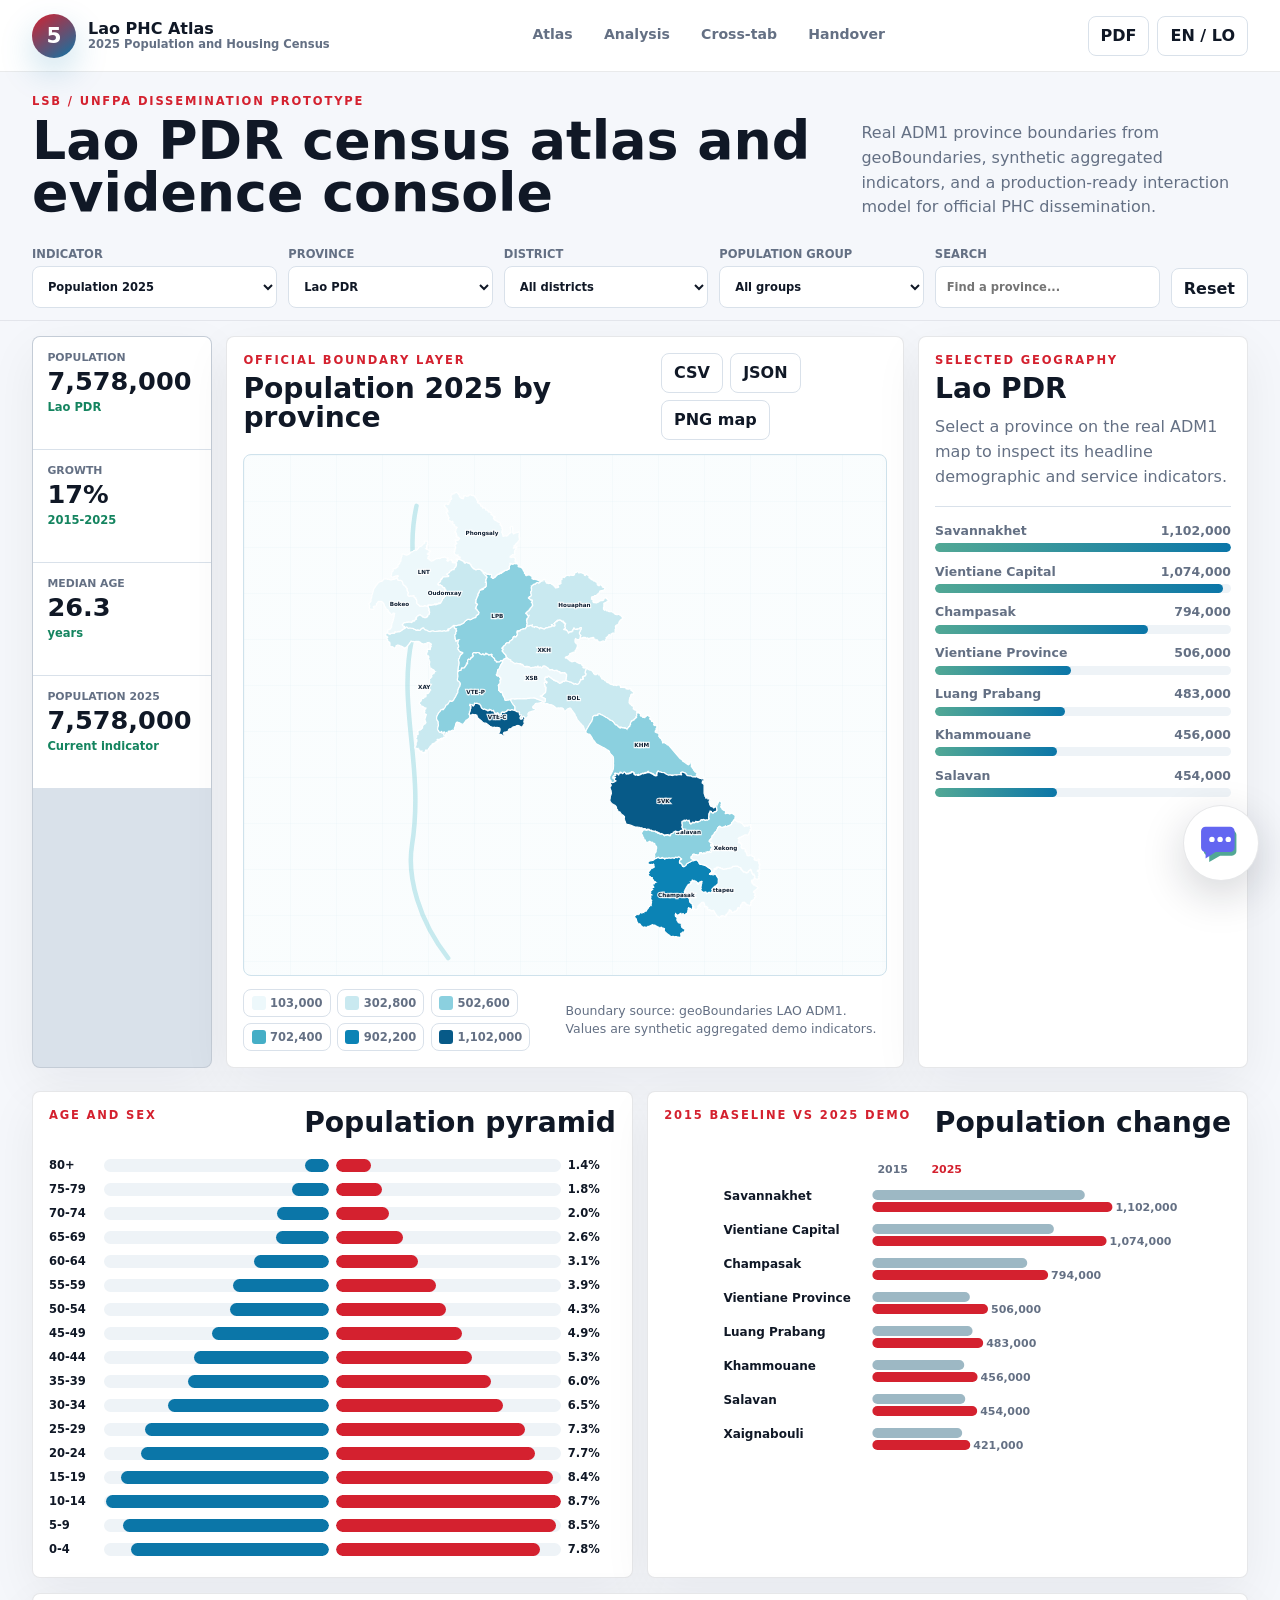
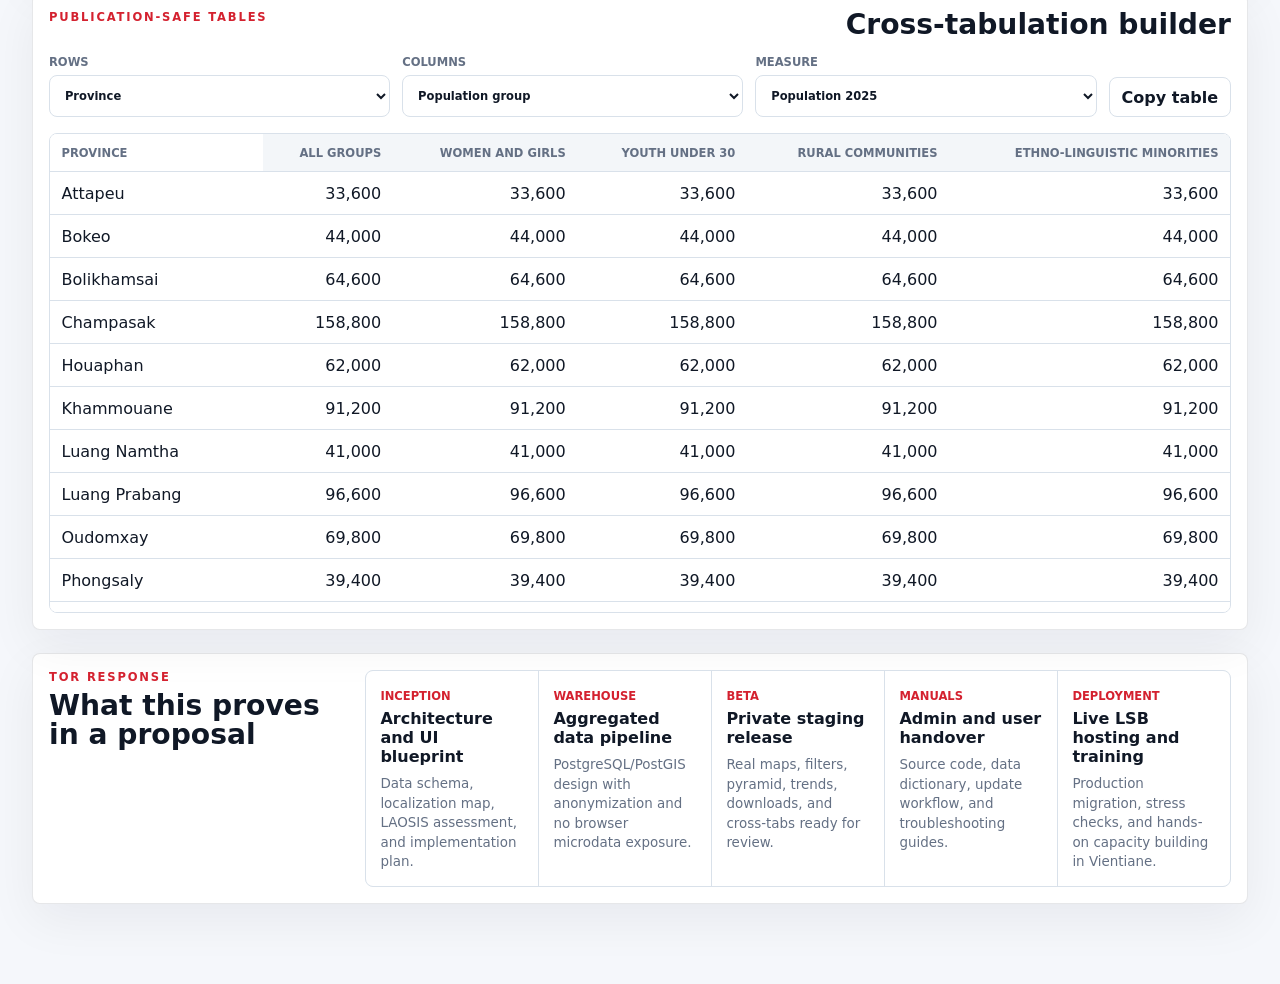
<file: index.html>
<!doctype html>
<html lang="en">
  <head>
    <meta charset="UTF-8" />
    <meta name="viewport" content="width=device-width, initial-scale=1.0" />
    <title>Lao PDR Census Atlas Prototype</title>
    <meta
      name="description"
      content="Map-first interactive prototype for the Lao PDR 2025 Population and Housing Census online dissemination dashboard."
    />
    <link rel="icon" href="./favicon.svg" type="image/svg+xml" />
    <link rel="stylesheet" href="./styles.css" />
  </head>
  <body>
    <div class="atlas-shell">
      <header class="atlas-topbar">
        <a class="brand" href="#atlas" aria-label="Lao PHC Atlas home">
          <span class="brand-mark" aria-hidden="true">5</span>
          <span>
            <strong>Lao PHC Atlas</strong>
            <em>2025 Population and Housing Census</em>
          </span>
        </a>

        <nav class="nav-tabs" aria-label="Dashboard sections">
          <a href="#atlas">Atlas</a>
          <a href="#analysis">Analysis</a>
          <a href="#crosstab">Cross-tab</a>
          <a href="#handover">Handover</a>
        </nav>

        <div class="top-actions">
          <button id="printBtn" type="button">PDF</button>
          <button id="langToggle" type="button">EN / LO</button>
        </div>
      </header>

      <main>
        <section class="atlas-head" id="atlas">
          <div>
            <p class="overline">LSB / UNFPA dissemination prototype</p>
            <h1>Lao PDR census atlas and evidence console</h1>
          </div>
          <p>
            Real ADM1 province boundaries from geoBoundaries, synthetic aggregated indicators,
            and a production-ready interaction model for official PHC dissemination.
          </p>
        </section>

        <section class="control-ribbon" aria-label="Census filters">
          <label>
            Indicator
            <select id="indicatorSelect"></select>
          </label>
          <label>
            Province
            <select id="provinceSelect"></select>
          </label>
          <label>
            District
            <select id="districtSelect"></select>
          </label>
          <label>
            Population group
            <select id="groupSelect">
              <option value="all">All groups</option>
              <option value="female">Women and girls</option>
              <option value="youth">Youth under 30</option>
              <option value="rural">Rural communities</option>
              <option value="ethnic">Ethno-linguistic minorities</option>
            </select>
          </label>
          <label>
            Search
            <input id="searchInput" type="search" placeholder="Find a province..." />
          </label>
          <button id="resetBtn" type="button">Reset</button>
        </section>

        <section class="atlas-workspace">
          <aside class="metric-rail" id="metricRail" aria-label="Headline indicators"></aside>

          <section class="map-stage" aria-label="Interactive real Lao PDR province map">
            <div class="map-toolbar">
              <div>
                <p class="overline">Official boundary layer</p>
                <h2 id="mapTitle">Province map</h2>
              </div>
              <div class="toolbar-actions">
                <button id="downloadCsvBtn" type="button">CSV</button>
                <button id="downloadJsonBtn" type="button">JSON</button>
                <button id="downloadMapPngBtn" type="button">PNG map</button>
              </div>
            </div>
            <div class="map-canvas">
              <svg id="laoMap" viewBox="0 0 760 920" role="img" aria-label="Lao PDR ADM1 choropleth map"></svg>
            </div>
            <div class="map-footer">
              <div id="mapLegend" class="legend"></div>
              <p>Boundary source: geoBoundaries LAO ADM1. Values are synthetic aggregated demo indicators.</p>
            </div>
          </section>

          <aside class="province-inspector">
            <div class="inspector-main">
              <p class="overline">Selected geography</p>
              <h2 id="selectedName">Lao PDR</h2>
              <p id="selectedNarrative">Select a province on the map to inspect headline census indicators.</p>
            </div>
            <div id="rankList" class="rank-list"></div>
          </aside>
        </section>

        <section class="analysis-board" id="analysis">
          <article>
            <div class="section-title">
              <p class="overline">Age and sex</p>
              <h2>Population pyramid</h2>
            </div>
            <div id="pyramidChart" class="pyramid-chart"></div>
          </article>

          <article>
            <div class="section-title">
              <p class="overline">2015 baseline vs 2025 demo</p>
              <h2>Population change</h2>
            </div>
            <div id="trendChart" class="trend-chart"></div>
          </article>

          <article class="wide-panel" id="crosstab">
            <div class="section-title">
              <p class="overline">Publication-safe tables</p>
              <h2>Cross-tabulation builder</h2>
            </div>
            <div class="table-controls">
              <label>
                Rows
                <select id="rowDimSelect"></select>
              </label>
              <label>
                Columns
                <select id="colDimSelect"></select>
              </label>
              <label>
                Measure
                <select id="measureSelect"></select>
              </label>
              <button id="copyTableBtn" type="button">Copy table</button>
            </div>
            <div class="table-wrap">
              <table id="crosstabTable"></table>
            </div>
          </article>
        </section>

        <section class="handover-strip" id="handover">
          <div>
            <p class="overline">TOR response</p>
            <h2>What this proves in a proposal</h2>
          </div>
          <div id="deliveryGrid" class="delivery-grid"></div>
        </section>
      </main>

      <aside class="chat-widget" id="chatWidget" aria-label="Census chat assistant">
        <button class="chat-bubble" id="chatBubble" type="button" aria-expanded="false" aria-label="Open chat">
          <svg viewBox="0 0 64 64" aria-hidden="true">
            <circle cx="32" cy="32" r="30" fill="#fff" />
            <path d="M18 18h26a5 5 0 0 1 5 5v18a5 5 0 0 1-5 5H31l-12 7v-7h-1a5 5 0 0 1-5-5V23a5 5 0 0 1 5-5z" fill="#52a895" />
            <path d="M15 14h27a5 5 0 0 1 5 5v18a5 5 0 0 1-5 5H26l-11 7v-7a5 5 0 0 1-5-5V19a5 5 0 0 1 5-5z" fill="#6366f1" />
            <circle cx="22" cy="28" r="3" fill="#fff" />
            <circle cx="31" cy="28" r="3" fill="#fff" />
            <circle cx="40" cy="28" r="3" fill="#fff" />
          </svg>
        </button>

        <section class="chat-panel" aria-live="polite">
          <header class="chat-header">
            <div>
              <svg viewBox="0 0 32 32" aria-hidden="true">
                <path d="M6 7h15a3 3 0 0 1 3 3v10a3 3 0 0 1-3 3h-8l-7 4v-4a3 3 0 0 1-3-3V10a3 3 0 0 1 3-3z" fill="#6366f1" />
                <circle cx="10" cy="15" r="1.5" fill="#fff" />
                <circle cx="15" cy="15" r="1.5" fill="#fff" />
                <circle cx="20" cy="15" r="1.5" fill="#fff" />
              </svg>
              <strong>Chat</strong>
            </div>
            <button id="chatClose" type="button" aria-label="Close chat">x</button>
          </header>

          <div class="chat-empty">
            <h2>Ask me anything about your report!</h2>
            <p>Answers reflect your current filters and selected geography. If you change the map or filters, my answers change too.</p>
          </div>

          <div class="quick-prompts" id="quickPrompts"></div>
          <div class="messages" id="messages"></div>

          <form class="chat-form" id="assistantForm">
            <input id="assistantInput" type="text" autocomplete="off" placeholder="Ask anything..." />
            <button type="submit" aria-label="Send message">↑</button>
          </form>
          <p class="chat-disclaimer">Prototype AI can make mistakes. Please check important information.</p>
        </section>
      </aside>
    </div>

    <script src="./app.js"></script>
  </body>
</html>
</file>
<file: styles.css>
:root {
  --ink: #101826;
  --muted: #647084;
  --line: #d9e1ea;
  --paper: #ffffff;
  --canvas: #f5f7fb;
  --panel: #ffffff;
  --red: #d4212f;
  --blue: #0b76a8;
  --teal: #52a895;
  --indigo: #6366f1;
  --amber: #f5b642;
  --green: #14845f;
  --shadow: 0 22px 70px rgba(17, 24, 39, 0.1);
  --radius: 8px;
}

* {
  box-sizing: border-box;
}

html {
  scroll-behavior: smooth;
}

body {
  margin: 0;
  color: var(--ink);
  background: var(--canvas);
  font-family: Inter, ui-sans-serif, system-ui, -apple-system, BlinkMacSystemFont, "Segoe UI", sans-serif;
}

button,
input,
select {
  font: inherit;
}

button {
  cursor: pointer;
}

.atlas-shell {
  min-height: 100vh;
}

.atlas-topbar {
  position: sticky;
  top: 0;
  z-index: 50;
  display: grid;
  grid-template-columns: auto 1fr auto;
  align-items: center;
  gap: 1.2rem;
  min-height: 72px;
  padding: 0.78rem clamp(1rem, 3vw, 2rem);
  background: rgba(255, 255, 255, 0.94);
  border-bottom: 1px solid rgba(16, 24, 38, 0.09);
  backdrop-filter: blur(18px);
}

.brand {
  display: inline-flex;
  align-items: center;
  gap: 0.75rem;
  color: var(--ink);
  text-decoration: none;
}

.brand-mark {
  display: grid;
  place-items: center;
  width: 44px;
  height: 44px;
  color: #fff;
  background: linear-gradient(145deg, var(--red), var(--blue));
  border-radius: 50%;
  font-size: 1.35rem;
  font-weight: 900;
  box-shadow: 0 14px 34px rgba(11, 118, 168, 0.22);
}

.brand strong,
.brand em {
  display: block;
  line-height: 1.05;
}

.brand strong {
  font-size: 1rem;
}

.brand em {
  color: var(--muted);
  font-size: 0.72rem;
  font-style: normal;
  font-weight: 750;
}

.nav-tabs {
  display: flex;
  justify-content: center;
  gap: 0.25rem;
}

.nav-tabs a {
  min-height: 38px;
  padding: 0.62rem 0.85rem;
  color: var(--muted);
  border-radius: var(--radius);
  font-size: 0.88rem;
  font-weight: 850;
  text-decoration: none;
}

.nav-tabs a:hover {
  color: var(--ink);
  background: #eef3f7;
}

.top-actions {
  display: flex;
  gap: 0.5rem;
}

.top-actions button,
.control-ribbon button,
.toolbar-actions button,
.table-controls button {
  min-height: 40px;
  border: 1px solid var(--line);
  border-radius: var(--radius);
  background: #fff;
  color: var(--ink);
  padding: 0.55rem 0.75rem;
  font-weight: 850;
}

.atlas-head {
  display: grid;
  grid-template-columns: minmax(0, 1fr) minmax(280px, 0.48fr);
  align-items: end;
  gap: 1.5rem;
  padding: 1.35rem clamp(1rem, 3vw, 2rem) 0.9rem;
}

.atlas-head h1 {
  margin: 0;
  max-width: 900px;
  font-size: clamp(2rem, 4.2vw, 4.7rem);
  line-height: 0.98;
  letter-spacing: 0;
}

.atlas-head p:not(.overline) {
  margin: 0;
  color: var(--muted);
  line-height: 1.55;
}

.overline {
  margin: 0 0 0.45rem;
  color: var(--red);
  font-size: 0.72rem;
  font-weight: 900;
  letter-spacing: 0.16em;
  text-transform: uppercase;
}

.control-ribbon {
  position: sticky;
  top: 72px;
  z-index: 40;
  display: grid;
  grid-template-columns: 1.2fr 1fr 1fr 1fr 1.1fr auto;
  gap: 0.7rem;
  align-items: end;
  padding: 0.75rem clamp(1rem, 3vw, 2rem);
  background: rgba(245, 247, 251, 0.94);
  border-bottom: 1px solid rgba(16, 24, 38, 0.08);
  backdrop-filter: blur(16px);
}

label {
  display: grid;
  gap: 0.36rem;
  color: var(--muted);
  font-size: 0.72rem;
  font-weight: 900;
  text-transform: uppercase;
}

select,
input {
  width: 100%;
  min-height: 42px;
  color: var(--ink);
  background: #fff;
  border: 1px solid var(--line);
  border-radius: var(--radius);
  padding: 0.58rem 0.68rem;
  font-weight: 750;
  text-transform: none;
}

.atlas-workspace {
  display: grid;
  grid-template-columns: 180px minmax(0, 1fr) 330px;
  gap: 0.9rem;
  padding: 0.9rem clamp(1rem, 3vw, 2rem) 1.4rem;
}

.metric-rail,
.map-stage,
.province-inspector,
.analysis-board article,
.handover-strip {
  background: var(--panel);
  border: 1px solid rgba(16, 24, 38, 0.1);
  border-radius: var(--radius);
  box-shadow: 0 16px 50px rgba(17, 24, 39, 0.06);
}

.metric-rail {
  display: grid;
  gap: 1px;
  align-content: start;
  overflow: hidden;
  background: var(--line);
}

.metric-tile {
  min-height: 112px;
  padding: 0.9rem;
  background: #fff;
}

.metric-tile span {
  display: block;
  color: var(--muted);
  font-size: 0.68rem;
  font-weight: 900;
  text-transform: uppercase;
}

.metric-tile strong {
  display: block;
  margin-top: 0.32rem;
  font-size: clamp(1.45rem, 2vw, 2rem);
  line-height: 1;
}

.metric-tile em {
  display: block;
  margin-top: 0.35rem;
  color: var(--green);
  font-size: 0.72rem;
  font-style: normal;
  font-weight: 850;
}

.map-stage {
  min-width: 0;
  padding: 1rem;
}

.map-toolbar,
.map-footer,
.section-title,
.chat-header {
  display: flex;
  justify-content: space-between;
  align-items: flex-start;
  gap: 1rem;
}

.map-toolbar h2,
.section-title h2,
.province-inspector h2,
.handover-strip h2 {
  margin: 0;
  font-size: clamp(1.4rem, 2.2vw, 2.2rem);
  line-height: 1.05;
}

.toolbar-actions {
  display: flex;
  flex-wrap: wrap;
  gap: 0.45rem;
}

.map-canvas {
  height: min(58vh, 620px);
  min-height: 520px;
  margin-top: 0.9rem;
  overflow: hidden;
  background:
    linear-gradient(rgba(255, 255, 255, 0.68), rgba(255, 255, 255, 0.68)),
    linear-gradient(90deg, rgba(11, 118, 168, 0.07) 1px, transparent 1px),
    linear-gradient(rgba(11, 118, 168, 0.07) 1px, transparent 1px),
    #eef8fb;
  background-size: auto, 46px 46px, 46px 46px, auto;
  border: 1px solid #cfe2ec;
  border-radius: var(--radius);
}

#laoMap {
  width: 100%;
  height: 100%;
}

.province-boundary {
  stroke: #fff;
  stroke-width: 1.15;
  vector-effect: non-scaling-stroke;
  cursor: pointer;
  transition: opacity 160ms ease, stroke-width 160ms ease, filter 160ms ease;
}

.province-boundary:hover,
.province-boundary.active {
  opacity: 0.9;
  stroke: #102033;
  stroke-width: 2.1;
  filter: drop-shadow(0 8px 12px rgba(16, 24, 38, 0.16));
}

.province-label {
  pointer-events: none;
  fill: #102033;
  paint-order: stroke;
  stroke: rgba(255, 255, 255, 0.9);
  stroke-width: 4;
  font-size: 10px;
  font-weight: 900;
  text-anchor: middle;
}

.legend {
  display: flex;
  gap: 0.4rem;
  flex-wrap: wrap;
}

.legend span {
  display: inline-flex;
  align-items: center;
  gap: 0.28rem;
  min-height: 28px;
  padding: 0.25rem 0.45rem;
  background: #fff;
  border: 1px solid var(--line);
  border-radius: var(--radius);
  color: var(--muted);
  font-size: 0.72rem;
  font-weight: 850;
}

.legend i {
  width: 14px;
  height: 14px;
  border-radius: 3px;
}

.map-footer {
  align-items: center;
  margin-top: 0.8rem;
}

.map-footer p {
  max-width: 420px;
  margin: 0;
  color: var(--muted);
  font-size: 0.78rem;
  line-height: 1.45;
}

.province-inspector {
  display: grid;
  gap: 1rem;
  align-content: start;
  padding: 1rem;
}

.inspector-main {
  padding-bottom: 1rem;
  border-bottom: 1px solid var(--line);
}

.inspector-main p:not(.overline) {
  margin: 0.75rem 0 0;
  color: var(--muted);
  line-height: 1.55;
}

.rank-list {
  display: grid;
  gap: 0.7rem;
}

.rank-item {
  display: grid;
  gap: 0.35rem;
}

.rank-item div {
  display: flex;
  justify-content: space-between;
  gap: 0.75rem;
  color: var(--muted);
  font-size: 0.78rem;
  font-weight: 850;
}

.rank-track {
  height: 9px;
  overflow: hidden;
  background: #eef3f7;
  border-radius: 999px;
}

.rank-fill {
  height: 100%;
  background: linear-gradient(90deg, var(--teal), var(--blue));
  border-radius: 999px;
}

.analysis-board {
  display: grid;
  grid-template-columns: repeat(2, minmax(0, 1fr));
  gap: 0.9rem;
  padding: 0 clamp(1rem, 3vw, 2rem) 1.4rem;
}

.analysis-board article,
.handover-strip {
  padding: 1rem;
}

.wide-panel {
  grid-column: 1 / -1;
}

.pyramid-chart,
.trend-chart {
  min-height: 330px;
  margin-top: 1rem;
}

.bar-row {
  display: grid;
  grid-template-columns: 48px minmax(0, 1fr) minmax(0, 1fr) 48px;
  gap: 0.45rem;
  align-items: center;
  min-height: 24px;
  font-size: 0.72rem;
  font-weight: 750;
}

.bar-track {
  height: 13px;
  overflow: hidden;
  background: #eef3f7;
  border-radius: 999px;
}

.bar-fill {
  height: 100%;
  border-radius: 999px;
}

.male {
  margin-left: auto;
  background: var(--blue);
}

.female {
  background: var(--red);
}

.trend-svg {
  width: 100%;
  height: 320px;
}

.table-controls {
  display: grid;
  grid-template-columns: repeat(3, minmax(0, 1fr)) auto;
  gap: 0.75rem;
  align-items: end;
  margin: 1rem 0;
}

.table-wrap {
  max-height: 480px;
  overflow: auto;
  border: 1px solid var(--line);
  border-radius: var(--radius);
}

table {
  width: 100%;
  min-width: 760px;
  border-collapse: collapse;
  background: #fff;
}

th,
td {
  padding: 0.72rem;
  border-bottom: 1px solid var(--line);
  text-align: right;
  white-space: nowrap;
}

th:first-child,
td:first-child {
  position: sticky;
  left: 0;
  z-index: 1;
  text-align: left;
  background: #fff;
}

th {
  position: sticky;
  top: 0;
  z-index: 2;
  color: var(--muted);
  background: #f3f6f9;
  font-size: 0.72rem;
  text-transform: uppercase;
}

.handover-strip {
  display: grid;
  grid-template-columns: 300px minmax(0, 1fr);
  gap: 1rem;
  margin: 0 clamp(1rem, 3vw, 2rem) 5rem;
}

.delivery-grid {
  display: grid;
  grid-template-columns: repeat(5, minmax(0, 1fr));
  gap: 1px;
  overflow: hidden;
  background: var(--line);
  border: 1px solid var(--line);
  border-radius: var(--radius);
}

.delivery-item {
  min-height: 170px;
  padding: 0.9rem;
  background: #fff;
}

.delivery-item span {
  color: var(--red);
  font-size: 0.72rem;
  font-weight: 900;
  text-transform: uppercase;
}

.delivery-item strong {
  display: block;
  margin-top: 0.35rem;
}

.delivery-item p {
  margin: 0.5rem 0 0;
  color: var(--muted);
  font-size: 0.84rem;
  line-height: 1.45;
}

.chat-widget {
  position: fixed;
  right: 1.3rem;
  bottom: 1.2rem;
  z-index: 80;
}

.chat-bubble {
  display: grid;
  place-items: center;
  width: 76px;
  height: 76px;
  padding: 0;
  background: #fff;
  border: 1px solid rgba(16, 24, 38, 0.1);
  border-radius: 50%;
  box-shadow: 0 14px 44px rgba(16, 24, 38, 0.18);
}

.chat-bubble svg {
  width: 58px;
  height: 58px;
}

.chat-panel {
  position: absolute;
  right: 0;
  bottom: 88px;
  display: none;
  width: min(460px, calc(100vw - 2rem));
  height: clamp(430px, 72vh, 560px);
  overflow: hidden;
  background: #fff;
  border: 1px solid rgba(16, 24, 38, 0.1);
  border-radius: 18px;
  box-shadow: 0 24px 90px rgba(16, 24, 38, 0.2);
}

.chat-widget.open .chat-panel {
  display: grid;
  grid-template-rows: auto auto auto minmax(0, 1fr) auto auto;
}

.chat-widget.open .chat-bubble {
  display: none;
}

.chat-header {
  position: sticky;
  top: 0;
  z-index: 2;
  min-height: 48px;
  padding: 0.65rem 0.85rem;
  align-items: center;
  background: #fff;
  border-bottom: 1px solid rgba(16, 24, 38, 0.08);
}

.chat-header div {
  display: inline-flex;
  align-items: center;
  gap: 0.45rem;
}

.chat-header svg {
  width: 27px;
  height: 27px;
}

.chat-header strong {
  font-size: 1.25rem;
}

.chat-header button {
  display: grid;
  place-items: center;
  width: 36px;
  height: 36px;
  border: 1px solid var(--line);
  background: #f8fafc;
  color: var(--ink);
  border-radius: 50%;
  font-size: 1.15rem;
  line-height: 1;
}

.chat-empty {
  display: grid;
  place-items: center;
  align-content: center;
  gap: 0.7rem;
  padding: 1.15rem 1.4rem 0.65rem;
  text-align: center;
}

.chat-empty h2 {
  margin: 0;
  max-width: 360px;
  font-size: clamp(1.25rem, 3vw, 1.55rem);
  line-height: 1.12;
}

.chat-empty p {
  margin: 0;
  max-width: 390px;
  font-size: 0.98rem;
  line-height: 1.42;
}

.quick-prompts {
  display: flex;
  justify-content: center;
  gap: 0.4rem;
  flex-wrap: wrap;
  padding: 0.35rem 0.9rem 0.6rem;
}

.quick-prompts button {
  min-height: 34px;
  padding: 0.38rem 0.58rem;
  color: #475569;
  background: #f5f7fb;
  border: 1px solid var(--line);
  border-radius: var(--radius);
  font-size: 0.76rem;
  font-weight: 850;
}

.messages {
  display: grid;
  gap: 0.62rem;
  align-content: end;
  overflow: auto;
  padding: 0 0.9rem 0.65rem;
}

.message {
  max-width: 88%;
  padding: 0.68rem 0.78rem;
  border-radius: 14px;
  line-height: 1.45;
}

.message.bot {
  background: #f1f5f9;
}

.message.user {
  justify-self: end;
  color: #fff;
  background: var(--indigo);
}

.chat-form {
  display: grid;
  grid-template-columns: 1fr 42px;
  gap: 0.4rem;
  margin: 0 0.9rem;
  padding: 0.45rem;
  border: 1px solid #cfd8e3;
  border-radius: 18px;
  box-shadow: 0 4px 16px rgba(16, 24, 38, 0.08);
}

.chat-form input {
  min-height: 42px;
  border: 0;
  color: var(--ink);
  font-size: 1rem;
  outline: none;
}

.chat-form input::placeholder {
  color: #95a3b8;
}

.chat-form button {
  width: 42px;
  min-height: 42px;
  border: 0;
  border-radius: 13px;
  color: #fff;
  background: #cfd6e2;
  font-size: 1.8rem;
  font-weight: 700;
  line-height: 1;
}

.chat-disclaimer {
  margin: 0.65rem auto 0.9rem;
  max-width: 350px;
  color: #8a99b1;
  text-align: center;
  font-size: 0.82rem;
  line-height: 1.35;
}

#atlas,
#analysis,
#crosstab,
#handover {
  scroll-margin-top: 148px;
}

@media (max-width: 1180px) {
  .control-ribbon,
  .atlas-workspace,
  .handover-strip {
    grid-template-columns: 1fr;
  }

  .metric-rail {
    grid-template-columns: repeat(4, minmax(0, 1fr));
  }

  .province-inspector {
    grid-template-columns: minmax(0, 0.8fr) minmax(0, 1fr);
  }

  .delivery-grid {
    grid-template-columns: repeat(2, minmax(0, 1fr));
  }
}

@media (max-width: 760px) {
  .atlas-topbar,
  .atlas-head,
  .analysis-board,
  .table-controls,
  .province-inspector,
  .metric-rail {
    grid-template-columns: 1fr;
  }

  .nav-tabs {
    justify-content: start;
    overflow: auto;
  }

  .atlas-head h1 {
    font-size: clamp(2rem, 12vw, 3.5rem);
  }

  .control-ribbon {
    position: static;
  }

  .map-toolbar,
  .map-footer,
  .section-title {
    display: grid;
  }

  .map-canvas {
    height: 560px;
    min-height: 560px;
  }

  .wide-panel {
    grid-column: auto;
  }

  .chat-widget {
    right: 1rem;
    bottom: 1rem;
  }

  .chat-panel {
    right: 0;
    bottom: 76px;
    width: calc(100vw - 2rem);
    height: min(620px, calc(100svh - 112px));
    border-radius: 18px;
  }
}

@media print {
  .atlas-topbar,
  .control-ribbon,
  .chat-widget,
  .toolbar-actions {
    display: none !important;
  }

  body {
    background: #fff;
  }

  .atlas-workspace,
  .analysis-board,
  .handover-strip {
    display: block;
  }
}
</file>
